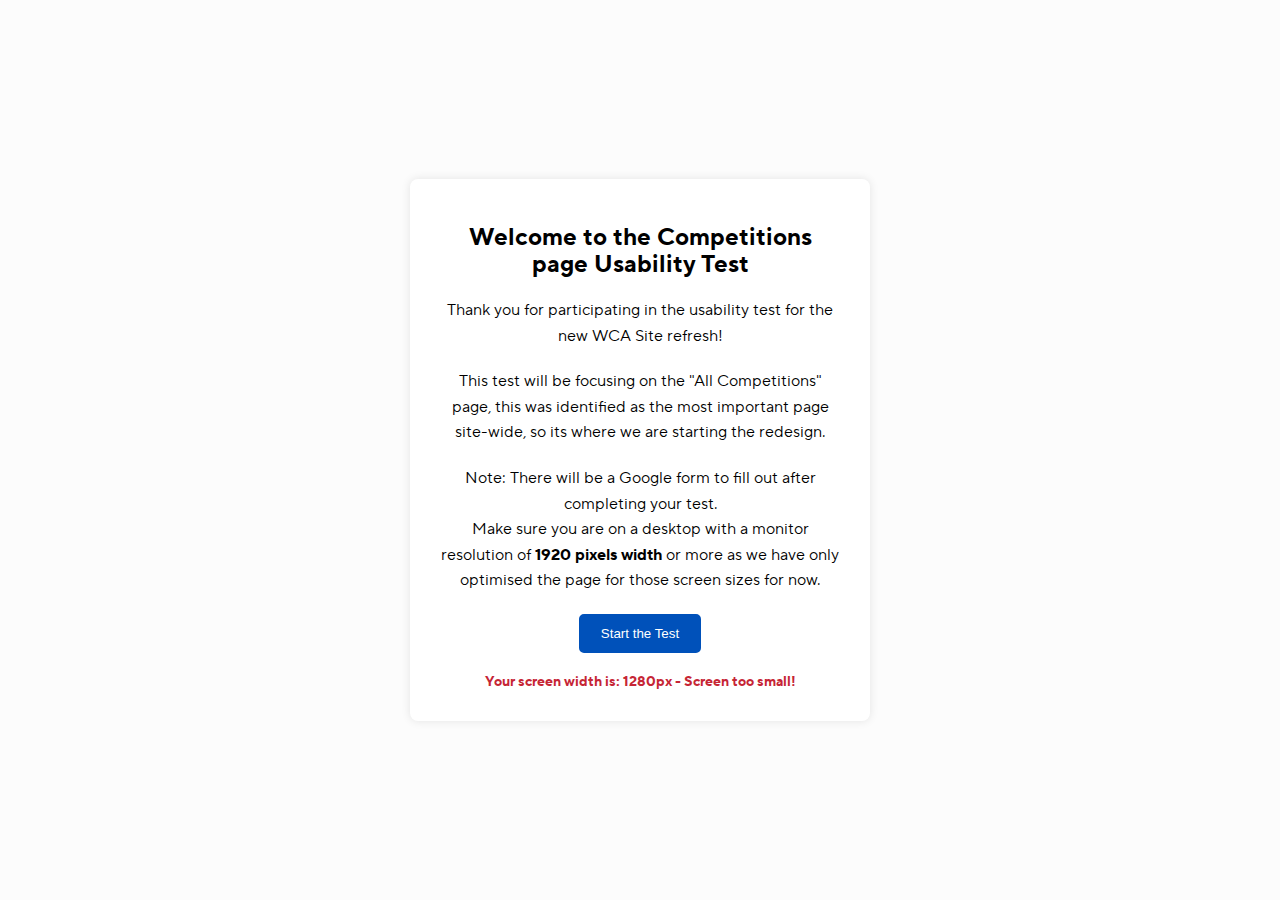
<file: index.html>
<!DOCTYPE html>
<html lang="en">
<head>
    <meta charset="UTF-8">
    <meta name="viewport" content="width=device-width, initial-scale=1.0">
    <link rel="icon" type="image/x-icon" href="s.png">
    <title>Usability Test</title>
    <style>
        @font-face {
            font-family: 'Norms';
            src: url('TTNorms.ttf')  format('truetype'),
            url('TTNorms.woff') format('woff');
        }
        body {
            font-family: 'Norms', sans-serif;
            font-size: 14px;
            line-height: 18px;
            background-color: #FCFCFC;
            display: flex;
            justify-content: center;
            align-items: center;
            height: 100vh;
            margin: 0;
        }
        .container {
            background-color: white;
            border-radius: 8px;
            box-shadow: 0 0 10px rgba(0, 0, 0, 0.1);
            padding: 30px;
            text-align: center;
            width: 400px;
        }
        h1 {
            font-size: 24px;
            margin-bottom: 20px;
            line-height: 1.1;
        }
        p {
            font-size: 16px;
            line-height: 1.6;
            margin-bottom: 20px;
        }
        .btn {
            padding: 10px 20px 10px 20px;
            border-radius: 5px;
            background-color: #0051BA;
            border: 2px solid #0051BA;
            color: white;
            font-weight: 500;
            cursor: pointer;
            transition: all 250ms;
            text-decoration: none;
        }
        .btn:hover {
            background-color: #003366;
            border-color: #003366;
        }
        .size-check {
            font-weight: bold;
            margin-top: 20px;
        }
        .good {
            color: #029347;
        }
        .bad {
            color: #C62535;
        }
    </style>
</head>
<body>
    <div class="container">
        <h1>Welcome to the Competitions page Usability Test</h1>
        <p>Thank you for participating in the usability test for the new WCA Site refresh!</p>
        <p>This test will be focusing on the "All Competitions" page, this was identified as the most important page site-wide, so its where we are starting the redesign.</p>
        <p></p>
        <p>Note: There will be a Google form to fill out after completing your test. <br />Make sure you are on a desktop with a monitor resolution of <strong>1920 pixels width</strong>
             or more as we have only optimised the page for those screen sizes for now.</p>
        <button class="btn" onclick="startTest()">Start the Test</button>

        <div class="size-check" id="sizeCheck">
            Checking your screen size...
        </div>
    </div>

    <script>
        function checkWindowSize() {
            const width = window.innerWidth;
            const sizeCheck = document.getElementById('sizeCheck');

            sizeCheck.innerHTML = `Your screen width is: ${width}px`;

            if (width >= 1920) {
                sizeCheck.classList.add('good');
                sizeCheck.classList.remove('bad');
                sizeCheck.innerHTML += ' - Good to go!';
            } else {
                sizeCheck.classList.add('bad');
                sizeCheck.classList.remove('good');
                sizeCheck.innerHTML += ' - Screen too small!';
            }
        }

        // Check window size on load
        checkWindowSize();

        // Re-check window size when the browser is resized
        window.onresize = checkWindowSize;

        function startTest() {
            sizeCheck.innerHTML = 'Loading Competitions Page';
            setTimeout(function() {window.location.href = "competitions.html";}, 1000);
        }
    </script>
</body>
</html>
</file>
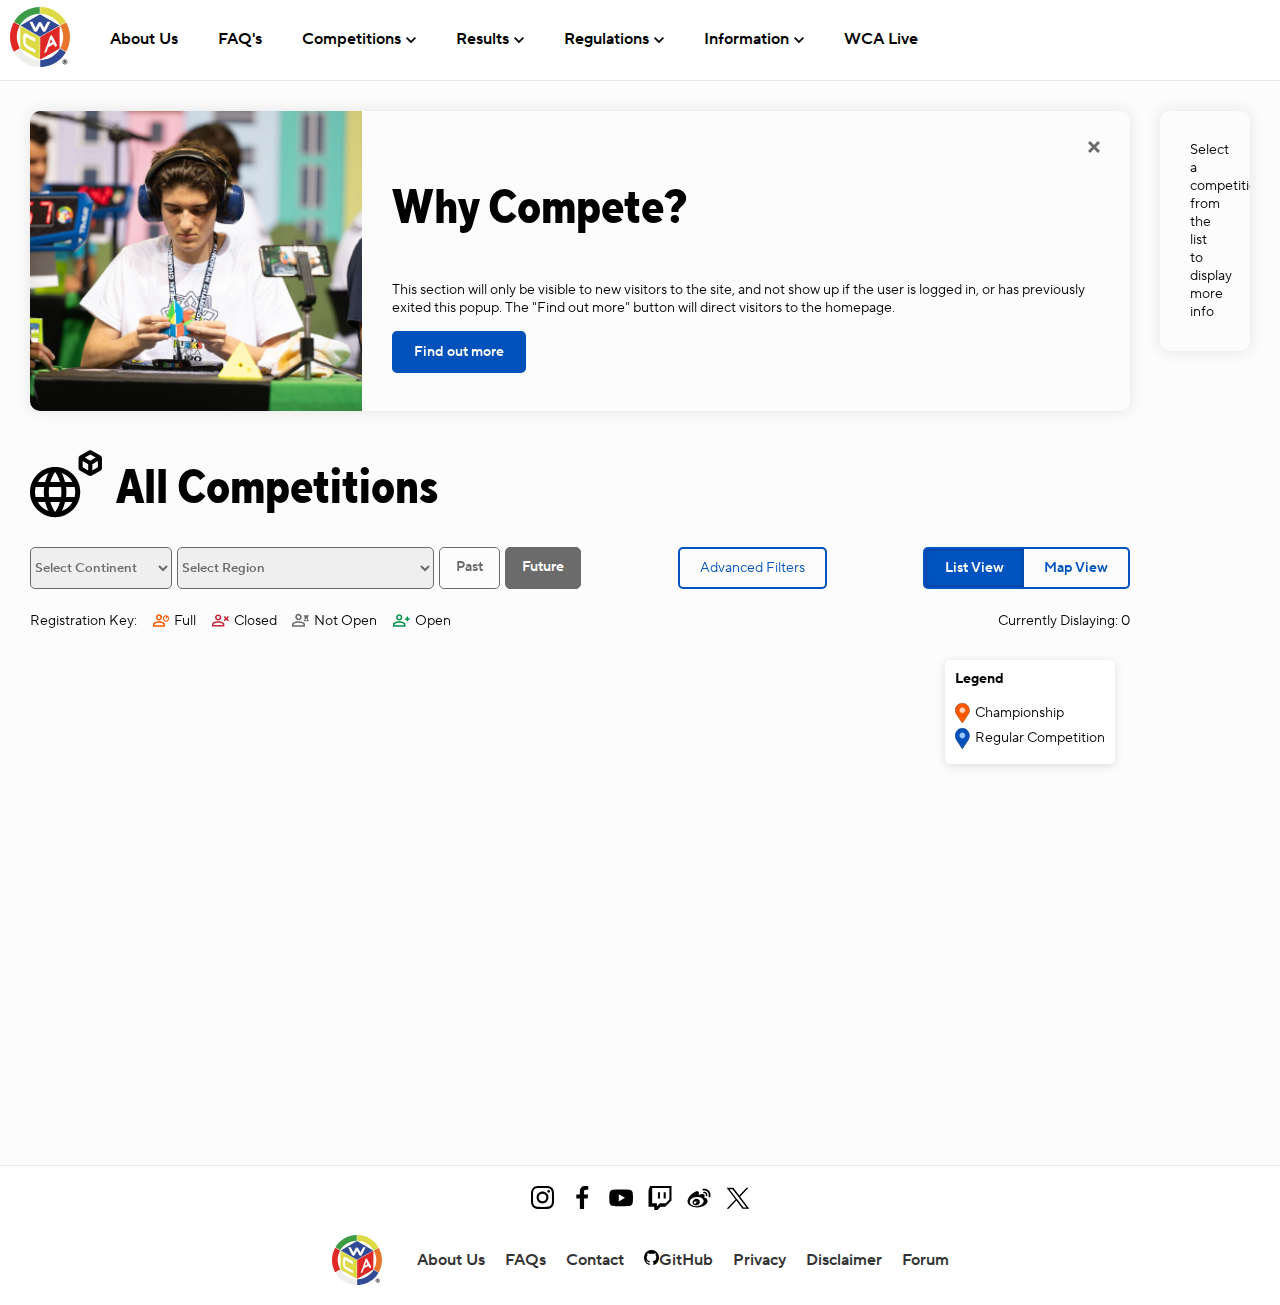
<file: competitions.html>
<!DOCTYPE html>
<html>
    <head>
        <link rel="stylesheet" href="styles.css" />
        <link rel="stylesheet" href="flags.css" />
        <link rel="stylesheet" href="leaflet.css" />
        <link rel="icon" type="image/x-icon" href="s.png">
        <title>Competitions Page</title>
    </head>
    <body>
        <div id="header">
            <div class="linksHolder">
                <a href="#"><img src="wca_logo.svg" width="60px" height="60px"/></a>
                <a href="#" class="noDrop">About Us</a>
                <a href="#" class="noDrop">FAQ's</a>
                <a href="#" class="dropDownLink">Competitions</a>
                <a href="#" class="dropDownLink">Results</a>
                <a href="#" class="dropDownLink">Regulations</a>
                <a href="#" class="dropDownLink">Information</a>
                <a href="#" class="noDrop">WCA Live</a>
            </div>
            <div class="searchProfile">

            </div>
        </div>
        <div id="pageContent">
            
            <div id="competitionsHolder">
                <div id="newcomer">
                    <img src="icons/cross.svg" id="exitNewcomer" />
                    <img src="images/newcomer.png" class="newcomerImg"/>
                    <div class="newcomerRight">
                        <h1>Why Compete?</h1>
                        <p>This section will only be visible to new visitors to the site, and not show up if the user is logged in, or has previously exited this popup. The "Find out more" button will direct visitors to the homepage.</p>
                        <div class="button">Find out more</div>
                    </div>
                </div>
                <h1 class="pageTitle"><img src="icons/allComps.svg" class="compIcon" />All Competitions</h1>
                <div id="quickAccessFilters">
                    <div class="topRowFilters">
                        <div id="leftQuickAccessFilters">
                            <select name="continent" id="continent">
                                <option value="">Select Continent</option>
                                <option value="AF">Africa</option>
                                <option value="AS">Asia</option>
                                <option value="EU">Europe</option>
                                <option value="MX">Multiple Continents</option>
                                <option value="NA">North America</option>
                                <option value="OC">Oceania</option>
                                <option value="SA">South America</option>
                            </select>
                            <select name="country" id="country">
                                <option value="">Select Region</option>

                                <option value="AF" data-continent="AS" hidden>Afghanistan</option>
                                <option value="AL" data-continent="EU">Albania</option>
                                <option value="DZ" data-continent="AF">Algeria</option>
                                <option value="AD" data-continent="EU">Andorra</option>
                                <option value="AO" data-continent="AF">Angola</option>
                                <option value="AG" data-continent="NA">Antigua and Barbuda</option>
                                <option value="AR" data-continent="SA">Argentina</option>
                                <option value="AM" data-continent="EU">Armenia</option>
                                <option value="AU" data-continent="OC">Australia</option>
                                <option value="AT" data-continent="EU">Austria</option>
                                <option value="AZ" data-continent="AS">Azerbaijan</option>
                                <option value="BS" data-continent="NA">Bahamas</option>
                                <option value="BH" data-continent="AS">Bahrain</option>
                                <option value="BD" data-continent="AS">Bangladesh</option>
                                <option value="BB" data-continent="NA">Barbados</option>
                                <option value="BY" data-continent="EU">Belarus</option>
                                <option value="BE" data-continent="EU">Belgium</option>
                                <option value="BZ" data-continent="NA">Belize</option>
                                <option value="BJ" data-continent="AF">Benin</option>
                                <option value="BT" data-continent="AS">Bhutan</option>
                                <option value="BO" data-continent="SA">Bolivia</option>
                                <option value="BA" data-continent="EU">Bosnia and Herzegovina</option>
                                <option value="BW" data-continent="AF">Botswana</option>
                                <option value="BR" data-continent="SA">Brazil</option>
                                <option value="BN" data-continent="AS">Brunei</option>
                                <option value="BG" data-continent="EU">Bulgaria</option>
                                <option value="BF" data-continent="AF">Burkina Faso</option>
                                <option value="BI" data-continent="AF">Burundi</option>
                                <option value="CV" data-continent="AF">Cabo Verde</option>
                                <option value="KH" data-continent="AS">Cambodia</option>
                                <option value="CM" data-continent="AF">Cameroon</option>
                                <option value="CA" data-continent="NA">Canada</option>
                                <option value="CF" data-continent="AF">Central African Republic</option>
                                <option value="TD" data-continent="AF">Chad</option>
                                <option value="CL" data-continent="SA">Chile</option>
                                <option value="CN" data-continent="AS">China</option>
                                <option value="CO" data-continent="SA">Colombia</option>
                                <option value="KM" data-continent="AF">Comoros</option>
                                <option value="CG" data-continent="AF">Congo</option>
                                <option value="CR" data-continent="NA">Costa Rica</option>
                                <option value="CI" data-continent="AF">Côte d'Ivoire</option>
                                <option value="HR" data-continent="EU">Croatia</option>
                                <option value="CU" data-continent="NA">Cuba</option>
                                <option value="CY" data-continent="EU">Cyprus</option>
                                <option value="CZ" data-continent="EU">Czech Republic</option>
                                <option value="KP" data-continent="AS">Democratic People's Republic of Korea</option>
                                <option value="CD" data-continent="AF">Democratic Republic of the Congo</option>
                                <option value="DK" data-continent="EU">Denmark</option>
                                <option value="DJ" data-continent="AF">Djibouti</option>
                                <option value="DM" data-continent="NA">Dominica</option>
                                <option value="DO" data-continent="NA">Dominican Republic</option>
                                <option value="EC" data-continent="SA">Ecuador</option>
                                <option value="EG" data-continent="AF">Egypt</option>
                                <option value="SV" data-continent="NA">El Salvador</option>
                                <option value="GQ" data-continent="AF">Equatorial Guinea</option>
                                <option value="ER" data-continent="AF">Eritrea</option>
                                <option value="EE" data-continent="EU">Estonia</option>
                                <option value="SZ" data-continent="AF">Eswatini</option>
                                <option value="ET" data-continent="AF">Ethiopia</option>
                                <option value="FM" data-continent="OC">Federated States of Micronesia</option>
                                <option value="FJ" data-continent="OC">Fiji</option>
                                <option value="FI" data-continent="EU">Finland</option>
                                <option value="FR" data-continent="EU">France</option>
                                <option value="GA" data-continent="AF">Gabon</option>
                                <option value="GM" data-continent="AF">Gambia</option>
                                <option value="GE" data-continent="EU">Georgia</option>
                                <option value="DE" data-continent="EU">Germany</option>
                                <option value="GH" data-continent="AF">Ghana</option>
                                <option value="GR" data-continent="EU">Greece</option>
                                <option value="GD" data-continent="NA">Grenada</option>
                                <option value="GT" data-continent="NA">Guatemala</option>
                                <option value="GN" data-continent="AF">Guinea</option>
                                <option value="GW" data-continent="AF">Guinea Bissau</option>
                                <option value="GY" data-continent="SA">Guyana</option>
                                <option value="HT" data-continent="NA">Haiti</option>
                                <option value="HN" data-continent="NA">Honduras</option>
                                <option value="HK" data-continent="AS">Hong Kong, China</option>
                                <option value="HU" data-continent="EU">Hungary</option>
                                <option value="IS" data-continent="EU">Iceland</option>
                                <option value="IN" data-continent="AS">India</option>
                                <option value="ID" data-continent="AS">Indonesia</option>
                                <option value="IR" data-continent="AS">Iran</option>
                                <option value="IQ" data-continent="AS">Iraq</option>
                                <option value="IE" data-continent="EU">Ireland</option>
                                <option value="IL" data-continent="AS">Israel</option>
                                <option value="IT" data-continent="EU">Italy</option>
                                <option value="JM" data-continent="NA">Jamaica</option>
                                <option value="JP" data-continent="AS">Japan</option>
                                <option value="JO" data-continent="AS">Jordan</option>
                                <option value="KZ" data-continent="AS">Kazakhstan</option>
                                <option value="KE" data-continent="AF">Kenya</option>
                                <option value="KI" data-continent="OC">Kiribati</option>
                                <option value="XK" data-continent="EU">Kosovo</option>
                                <option value="KW" data-continent="AS">Kuwait</option>
                                <option value="KG" data-continent="AS">Kyrgyzstan</option>
                                <option value="LA" data-continent="AS">Laos</option>
                                <option value="LV" data-continent="EU">Latvia</option>
                                <option value="LB" data-continent="AS">Lebanon</option>
                                <option value="LS" data-continent="AF">Lesotho</option>
                                <option value="LR" data-continent="AF">Liberia</option>
                                <option value="LY" data-continent="AF">Libya</option>
                                <option value="LI" data-continent="EU">Liechtenstein</option>
                                <option value="LT" data-continent="EU">Lithuania</option>
                                <option value="LU" data-continent="EU">Luxembourg</option>
                                <option value="MO" data-continent="AS">Macau, China</option>
                                <option value="MG" data-continent="AF">Madagascar</option>
                                <option value="MW" data-continent="AF">Malawi</option>
                                <option value="MY" data-continent="AS">Malaysia</option>
                                <option value="MV" data-continent="AS">Maldives</option>
                                <option value="ML" data-continent="AF">Mali</option>
                                <option value="MT" data-continent="EU">Malta</option>
                                <option value="MH" data-continent="OC">Marshall Islands</option>
                                <option value="MR" data-continent="AF">Mauritania</option>
                                <option value="MU" data-continent="AF">Mauritius</option>
                                <option value="MX" data-continent="NA">Mexico</option>
                                <option value="MD" data-continent="EU">Moldova</option>
                                <option value="MC" data-continent="EU">Monaco</option>
                                <option value="MN" data-continent="AS">Mongolia</option>
                                <option value="ME" data-continent="EU">Montenegro</option>
                                <option value="MA" data-continent="AF">Morocco</option>
                                <option value="MZ" data-continent="AF">Mozambique</option>
                                <option value="MM" data-continent="AS">Myanmar</option>
                                <option value="NA" data-continent="AF">Namibia</option>
                                <option value="NR" data-continent="OC">Nauru</option>
                                <option value="NP" data-continent="AS">Nepal</option>
                                <option value="NL" data-continent="EU">Netherlands</option>
                                <option value="NZ" data-continent="OC">New Zealand</option>
                                <option value="NI" data-continent="NA">Nicaragua</option>
                                <option value="NE" data-continent="AF">Niger</option>
                                <option value="NG" data-continent="AF">Nigeria</option>
                                <option value="MK" data-continent="EU">North Macedonia</option>
                                <option value="NO" data-continent="EU">Norway</option>
                                <option value="OM" data-continent="AS">Oman</option>
                                <option value="PK" data-continent="AS">Pakistan</option>
                                <option value="PW" data-continent="OC">Palau</option>
                                <option value="PS" data-continent="AS">Palestine</option>
                                <option value="PA" data-continent="NA">Panama</option>
                                <option value="PG" data-continent="OC">Papua New Guinea</option>
                                <option value="PY" data-continent="SA">Paraguay</option>
                                <option value="PE" data-continent="SA">Peru</option>
                                <option value="PH" data-continent="AS">Philippines</option>
                                <option value="PL" data-continent="EU">Poland</option>
                                <option value="PT" data-continent="EU">Portugal</option>
                                <option value="QA" data-continent="AS">Qatar</option>
                                <option value="KR" data-continent="AS">Republic of Korea</option>
                                <option value="RO" data-continent="EU">Romania</option>
                                <option value="RU" data-continent="EU">Russia</option>
                                <option value="RW" data-continent="AF">Rwanda</option>
                                <option value="KN" data-continent="NA">Saint Kitts and Nevis</option>
                                <option value="LC" data-continent="NA">Saint Lucia</option>
                                <option value="VC" data-continent="NA">Saint Vincent and the Grenadines</option>
                                <option value="WS" data-continent="OC">Samoa</option>
                                <option value="SM" data-continent="EU">San Marino</option>
                                <option value="ST" data-continent="AF">São Tomé and Príncipe</option>
                                <option value="SA" data-continent="AS">Saudi Arabia</option>
                                <option value="SN" data-continent="AF">Senegal</option>
                                <option value="RS" data-continent="EU">Serbia</option>
                                <option value="SC" data-continent="AF">Seychelles</option>
                                <option value="SL" data-continent="AF">Sierra Leone</option>
                                <option value="SG" data-continent="AS">Singapore</option>
                                <option value="SK" data-continent="EU">Slovakia</option>
                                <option value="SI" data-continent="EU">Slovenia</option>
                                <option value="SB" data-continent="OC">Solomon Islands</option>
                                <option value="SO" data-continent="AF">Somalia</option>
                                <option value="ZA" data-continent="AF">South Africa</option>
                                <option value="SS" data-continent="AF">South Sudan</option>
                                <option value="ES" data-continent="EU">Spain</option>
                                <option value="LK" data-continent="AS">Sri Lanka</option>
                                <option value="SD" data-continent="AF">Sudan</option>
                                <option value="SR" data-continent="SA">Suriname</option>
                                <option value="SE" data-continent="EU">Sweden</option>
                                <option value="CH" data-continent="EU">Switzerland</option>
                                <option value="SY" data-continent="AS">Syria</option>
                                <option value="TJ" data-continent="AS">Tajikistan</option>
                                <option value="TZ" data-continent="AF">Tanzania</option>
                                <option value="TH" data-continent="AS">Thailand</option>
                                <option value="TL" data-continent="AS">Timor-Leste</option>
                                <option value="TG" data-continent="AF">Togo</option>
                                <option value="TO" data-continent="OC">Tonga</option>
                                <option value="TT" data-continent="NA">Trinidad and Tobago</option>
                                <option value="TN" data-continent="AF">Tunisia</option>
                                <option value="TR" data-continent="AS">Turkey</option>
                                <option value="TM" data-continent="AS">Turkmenistan</option>
                                <option value="TV" data-continent="OC">Tuvalu</option>
                                <option value="UG" data-continent="AF">Uganda</option>
                                <option value="UA" data-continent="EU">Ukraine</option>
                                <option value="AE" data-continent="AS">United Arab Emirates</option>
                                <option value="GB" data-continent="EU">United Kingdom</option>
                                <option value="US" data-continent="NA">United States</option>
                                <option value="UY" data-continent="SA">Uruguay</option>
                                <option value="UZ" data-continent="AS">Uzbekistan</option>
                                <option value="VU" data-continent="OC">Vanuatu</option>
                                <option value="VA" data-continent="EU">Vatican City</option>
                                <option value="VE" data-continent="SA">Venezuela</option>
                                <option value="VN" data-continent="AS">Vietnam</option>
                                <option value="YE" data-continent="AS">Yemen</option>
                                <option value="ZM" data-continent="AF">Zambia</option>
                                <option value="ZW" data-continent="AF">Zimbabwe</option>


                            
                                <!-- Multiple Continents -->
                                <option value="multipleContinents"  data-continent="MX">Multiple Continents</option>
                            </select>
                            <div class="whenButton">Past<span class="tooltip">Not Yet Implemented</span></div>
                            <div class="whenButton selected">Future</div>     
                        </div>
                        <div id="advancedFiltersToggle" class="button-secondary">
                            Advanced Filters
                        </div>
                        <div class="listMapButtons">
                            <div class="listButton selectedMode" id="listButton">List View</div>
                            <div class="mapButton" id="mapButton">Map View</div>     
                        </div>        
                    
                    </div>            
                    <div id="advancedFilters">             
                        <div id="advancedDropDownContent" style="max-height: 0px;">
                                <br />
                                <a class="button-small" href="#" id="clearFilters">Clear Filters</a>
                                <div id="filterHolder">
                                    
                                    <div id="eventsToggle">
                                        <h4>Filter by Event:</h4>
                                        <div class="event-container">
                                            <input type="checkbox" id="toggle-333" class="toggle-checkbox" data-event="333">
                                            <label for="toggle-333" class="toggle-label">
                                                <img src="icons/333.svg" alt="3x3x3 Cube">
                                            </label>
                                        </div>
            
                                        <div class="event-container">
                                            <input type="checkbox" id="toggle-222" class="toggle-checkbox" data-event="222">
                                            <label for="toggle-222" class="toggle-label">
                                                <img src="icons/222.svg" alt="2x2x2 Cube">
                                            </label>
                                        </div>
            
                                        <div class="event-container">
                                            <input type="checkbox" id="toggle-444" class="toggle-checkbox" data-event="444">
                                            <label for="toggle-444" class="toggle-label">
                                                <img src="icons/444.svg" alt="4x4x4 Cube">
                                            </label>
                                        </div>
            
                                        <div class="event-container">
                                            <input type="checkbox" id="toggle-555" class="toggle-checkbox" data-event="555">
                                            <label for="toggle-555" class="toggle-label">
                                                <img src="icons/555.svg" alt="5x5x5 Cube">
                                            </label>
                                        </div>
            
                                        <div class="event-container">
                                            <input type="checkbox" id="toggle-666" class="toggle-checkbox" data-event="666">
                                            <label for="toggle-666" class="toggle-label">
                                                <img src="icons/666.svg" alt="6x6x6 Cube">
                                            </label>
                                        </div>
            
                                        <div class="event-container">
                                            <input type="checkbox" id="toggle-777" class="toggle-checkbox" data-event="777">
                                            <label for="toggle-777" class="toggle-label">
                                                <img src="icons/777.svg" alt="7x7x7 Cube">
                                            </label>
                                        </div>
            
                                        <div class="event-container">
                                            <input type="checkbox" id="toggle-333bf" class="toggle-checkbox" data-event="333bf">
                                            <label for="toggle-333bf" class="toggle-label">
                                                <img src="icons/333bf.svg" alt="3x3x3 Cube Blindfolded">
                                            </label>
                                        </div>
            
                                        <div class="event-container">
                                            <input type="checkbox" id="toggle-333fm" class="toggle-checkbox" data-event="333fm">
                                            <label for="toggle-333fm" class="toggle-label">
                                                <img src="icons/333fm.svg" alt="3x3x3 Fewest Moves">
                                            </label>
                                        </div>
            
                                        <div class="event-container">
                                            <input type="checkbox" id="toggle-333oh" class="toggle-checkbox" data-event="333oh">
                                            <label for="toggle-333oh" class="toggle-label">
                                                <img src="icons/333oh.svg" alt="3x3x3 Cube One-Handed">
                                            </label>
                                        </div>
            
                                        <div class="event-container">
                                            <input type="checkbox" id="toggle-clock" class="toggle-checkbox" data-event="clock">
                                            <label for="toggle-clock" class="toggle-label">
                                                <img src="icons/clock.svg" alt="Clock">
                                            </label>
                                        </div>
            
                                        <div class="event-container">
                                            <input type="checkbox" id="toggle-minx" class="toggle-checkbox" data-event="minx">
                                            <label for="toggle-minx" class="toggle-label">
                                                <img src="icons/minx.svg" alt="Megaminx">
                                            </label>
                                        </div>
            
                                        <div class="event-container">
                                            <input type="checkbox" id="toggle-pyram" class="toggle-checkbox" data-event="pyram">
                                            <label for="toggle-pyram" class="toggle-label">
                                                <img src="icons/pyram.svg" alt="Pyraminx">
                                            </label>
                                        </div>
            
                                        <div class="event-container">
                                            <input type="checkbox" id="toggle-skewb" class="toggle-checkbox" data-event="skewb">
                                            <label for="toggle-skewb" class="toggle-label">
                                                <img src="icons/skewb.svg" alt="Skewb">
                                            </label>
                                        </div>
            
                                        <div class="event-container">
                                            <input type="checkbox" id="toggle-sq1" class="toggle-checkbox" data-event="sq1">
                                            <label for="toggle-sq1" class="toggle-label">
                                                <img src="icons/sq1.svg" alt="Square-1">
                                            </label>
                                        </div>
            
                                        <div class="event-container">
                                            <input type="checkbox" id="toggle-444bf" class="toggle-checkbox" data-event="444bf">
                                            <label for="toggle-444bf" class="toggle-label">
                                                <img src="icons/444bf.svg" alt="4x4x4 Blindfolded">
                                            </label>
                                        </div>
            
                                        <div class="event-container">
                                            <input type="checkbox" id="toggle-555bf" class="toggle-checkbox" data-event="555bf">
                                            <label for="toggle-555bf" class="toggle-label">
                                                <img src="icons/555bf.svg" alt="5x5x5 Blindfolded">
                                            </label>
                                        </div>
            
                                        <div class="event-container">
                                            <input type="checkbox" id="toggle-333mbf" class="toggle-checkbox" data-event="333mbf">
                                            <label for="toggle-333mbf" class="toggle-label">
                                                <img src="icons/333mbf.svg" alt="3x3x3 Multi-Blind">
                                            </label>
                                        </div>
            
                                    </div>
                                    <div id="showEventsHolder">
                                        <h4>Show Events in Table</h4>
                                        <input type="checkBox" id="showEvents"/> 
                                    </div>
                                    <div class="date-picker-container">
                                        <label for="start-date">Date From:</label>
                                        <input type="date" id="startDate">
                                        <br />
                                        <label for="end-date">Date To:</label>
                                        <input type="date" id="endDate">
                                    </div>
                                    <div class="button" id="filterLocation">Use my Location</div>
                                    <div id="successLocation" style="display: none;">Select Distance below</div>
                                    <div class="radio-group">
                                        <label>
                                            <input type="radio" name="distance" data-name="closest" value="closest" disabled> Closest
                                        </label>
                                        <label>
                                            <input type="radio" name="distance" data-name="close" value="close" disabled> Close
                                        </label>
                                        <label>
                                            <input type="radio" name="distance" data-name="far" value="far" disabled> Far
                                        </label>
                                        <label>
                                            <input type="radio" name="distance" data-name="furthest" value="furthest" disabled> Furthest
                                        </label>
                                        <label></label>
                                            <input type="radio" name="distance" data-name="all" value="all" disabled> All
                                        </label>
                                    </div>
                                </div>
                        </div>
                    </div>
                </div>
                <br />
                <div id="infoHolder">
                    <span id="displayingCount">Currently Dislaying: 0</span>
                    <div id="registrationKey">
                        <div class="individualRegistrationKey">
                            <span class="bold">Registration Key:</span>
                        </div>
                        <div class="individualRegistrationKey">
                            <img src="icons/regoFull.svg" />
                            <span>Full</span>
                        </div>
                        <div class="individualRegistrationKey">
                            <img src="icons/closed.svg" />
                            <span>Closed</span>
                        </div>
                        <div class="individualRegistrationKey">
                            <img src="icons/notOpenYet.svg" />
                            <span>Not Open</span>
                        </div>
                        <div class="individualRegistrationKey">
                            <img src="icons/open.svg" />
                            <span>Open</span>
                        </div>
                    </div>
                </div>
                <table id="compTable">
                    <tbody id="compTBody">
                    </tbody>
                </table>
                <div id="mapPane">
                    <div class="mapKey">
                        <h4>Legend</h4>
                        <div>
                            <img src="images/new-champ-marker.svg" />
                            <span>Championship</span>
                        </div>
                        <div>
                            <img src="images/new-marker.svg" />
                            <span>Regular Competition</span>
                        </div>
                    </div>
                </div>
            </div>
            <div id="infoPane">
                Select a competition from the list to display more info
            </div>
        </div>
        <script src="leaflet.js"></script>
        <script src="countries.js"></script>
        <script src="main.js"></script>

        <div id="randomHolder"></div>
        <footer class="footer">
            <div class="footer-content">
                <!-- Social Media Icons -->
                <div class="social-media">
                    <a href="#" class="social-icon"><img src="icons/instagram.svg" alt="Instagram"></a>
                    <a href="#" class="social-icon"><img src="icons/facebook.svg" alt="Facebook"></a>
                    <a href="#" class="social-icon"><img src="icons/x.svg" alt="Cross Icon"></a>
                    <a href="#" class="social-icon"><img src="icons/twitch.svg" alt="Twitch"></a>
                    <a href="#" class="social-icon"><img src="icons/weibo.svg" alt="Weibo"></a>
                    <a href="#" class="social-icon"><img src="icons/youtube.svg" alt="YouTube"></a>
                </div>
    
                <!-- Footer Links -->
                <div class="footer-links">
                    <img class="footer-logo" src="wca_logo.svg" alt="WCA Logo">
                    <a href="#">About Us</a>
                    <a href="#">FAQs</a>
                    <a href="#">Contact</a>
                    <a href="#"><img src="icons/github.png" alt="GitHub">GitHub</a>
                    <a href="#">Privacy</a>
                    <a href="#">Disclaimer</a>
                    <a href="#">Forum</a>
                </div>
            </div>
        </footer>
    </body>
</html>
</file>
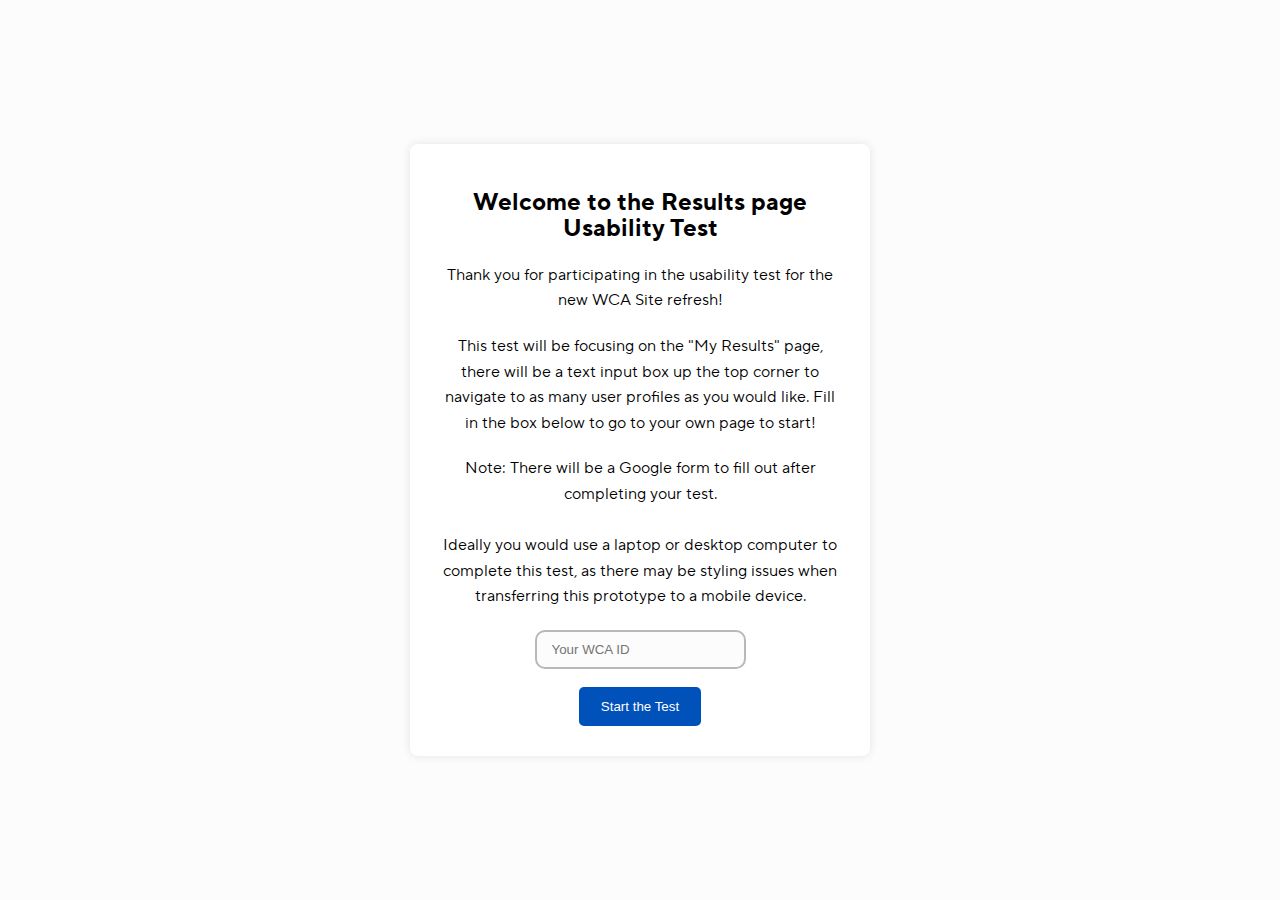
<file: resultsTest.html>
<!DOCTYPE html>
<html lang="en">
<head>
    <meta charset="UTF-8">
    <meta name="viewport" content="width=device-width, initial-scale=1.0">
    <link rel="icon" type="image/x-icon" href="s.png">
    <title>Usability Test</title>
    <style>
        @font-face {
            font-family: 'Norms';
            src: url('TTNorms.ttf')  format('truetype'),
            url('TTNorms.woff') format('woff');
        }
        body {
            font-family: 'Norms', sans-serif;
            font-size: 14px;
            line-height: 18px;
            background-color: #FCFCFC;
            display: flex;
            justify-content: center;
            align-items: center;
            height: 100vh;
            margin: 0;
        }
        .container {
            background-color: white;
            border-radius: 8px;
            box-shadow: 0 0 10px rgba(0, 0, 0, 0.1);
            padding: 30px;
            text-align: center;
            width: 400px;
        }
        h1 {
            font-size: 24px;
            margin-bottom: 20px;
            line-height: 1.1;
        }
        p {
            font-size: 16px;
            line-height: 1.6;
            margin-bottom: 20px;
        }
        .btn {
            padding: 10px 20px 10px 20px;
            border-radius: 5px;
            background-color: #0051BA;
            border: 2px solid #0051BA;
            color: white;
            font-weight: 500;
            cursor: pointer;
            transition: all 250ms;
            text-decoration: none;
        }
        .btn:hover {
            background-color: #003366;
            border-color: #003366;
        }

        input{
            padding: 10px 15px 10px 15px;
            background-color: #FCFCFC;
            border-radius: 10px;
            border: 2px #B8B8B8 solid;
        }
    </style>
</head>
<body>
    <div class="container">
        <h1>Welcome to the Results page Usability Test</h1>
        <p>Thank you for participating in the usability test for the new WCA Site refresh!</p>
        <p>This test will be focusing on the "My Results" page, there will be a text input box up the top corner to navigate to as many user profiles as you would like. Fill in the box below to go to your own page to start!</p>
        <p></p>
        <p>Note: There will be a Google form to fill out after completing your test. <br /><br />Ideally you would use a laptop or desktop computer to complete this test, as there 
        may be styling issues when transferring this prototype to a mobile device.</p>
             <input id="yourID" type="text" placeholder="Your WCA ID"></input><br /><br />
        <button class="btn" onclick="startTest()">Start the Test</button>

        
    </div>

    <script>
        const inputField = document.getElementById("yourID");
        inputField.addEventListener("keydown", function(event) {
            // Check if the pressed key is "Enter"
            if (event.key === "Enter") {
                // Prevent default action if necessary (optional)
                event.preventDefault();

                // Call the function you want to run
                startTest();
            }
        });

        function startTest() {
            if (/^[0-9]{4}[A-Z]{4}[0-9]{2}$/.test(document.querySelector("#yourID").value.toUpperCase())){
                setTimeout(function() {window.location.href = `results.html#${document.querySelector("#yourID").value.toUpperCase()}`;}, 10);
            }
        }
    </script>
</body>
</html>
</file>
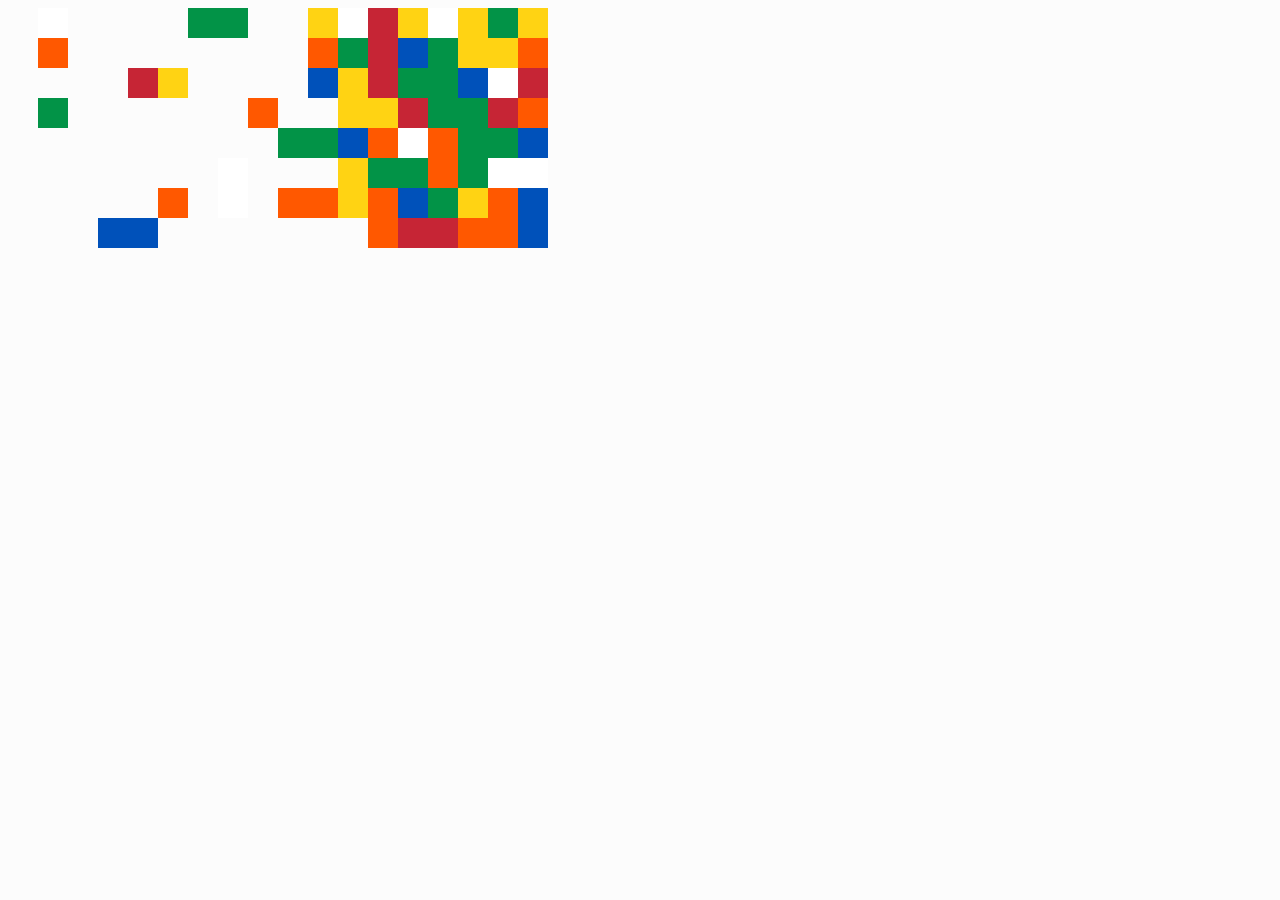
<file: testrandom.html>
<!DOCTYPE html>
<head>

</head>
<body>
<div id="randomHolder">

</div>
<script>
// Manually preset an 18x8 array with probability values between 0 and 1
    const array = [
        [0.05, 0.1, 0.1, 0.15, 0.18, 0.2, 0.2, 0.25, 0.35, 0.35, 0.85, 0.9, 1, 1, 1, 1, 1, 1],
        [0.05, 0.1, 0.1, 0.15, 0.18, 0.2, 0.2, 0.25, 0.35, 0.35, 0.85, 0.9, 1, 1, 1, 1, 1, 1],
		[0.05, 0.1, 0.1, 0.15, 0.18, 0.2, 0.2, 0.25, 0.35, 0.35, 0.85, 0.9, 1, 1, 1, 1, 1, 1],
		[0.05, 0.1, 0.1, 0.15, 0.18, 0.2, 0.2, 0.25, 0.35, 0.35, 0.85, 0.9, 1, 1, 1, 1, 1, 1],
		[0.05, 0.1, 0.1, 0.15, 0.18, 0.2, 0.2, 0.25, 0.35, 0.35, 0.85, 0.9, 1, 1, 1, 1, 1, 1],
		[0.05, 0.1, 0.1, 0.15, 0.18, 0.2, 0.2, 0.25, 0.35, 0.35, 0.85, 0.9, 1, 1, 1, 1, 1, 1],
		[0.05, 0.1, 0.1, 0.15, 0.18, 0.2, 0.2, 0.25, 0.35, 0.35, 0.85, 0.9, 1, 1, 1, 1, 1, 1],
		[0.05, 0.1, 0.1, 0.15, 0.18, 0.2, 0.2, 0.25, 0.35, 0.35, 0.85, 0.9, 1, 1, 1, 1, 1, 1]
    ];

    // Color function based on the probability value
    function getColor(probValue) {
        if (probValue <= 1/6) return '#029347';      // 0.0 - 0.166
        if (probValue <= 2/6) return '#ff5800';   // 0.167 - 0.333
        if (probValue <= 3/6) return '#0051BA';   // 0.334 - 0.5
        if (probValue <= 4/6) return '#FFD313';    // 0.501 - 0.666
        if (probValue <= 5/6) return '#C62535';     // 0.667 - 0.833
        return '#FFFFFF';                         // 0.834 - 1
    }

    // Get the parent div
    const randomHolder = document.getElementById('randomHolder');

    // Loop through the array and add divs with respective colors
    array.forEach(row => {
        row.forEach(probValue => {
			let randomNumber = Math.random();
            const div = document.createElement('div');
            div.classList.add('random');
			if (randomNumber < probValue){
				div.style.backgroundColor = getColor(randomNumber/probValue);
			} else {
				div.style.backgroundColor = 'transparent';
			}
            randomHolder.appendChild(div);
        });
    });
</script>
<style>
#randomHolder{
width: 540px;
height: 240px;
display: flex;
flex-wrap: wrap;
}
.random{
width: 30px;
height: 30px;
}
body{
background-color: #FCFCFC;
}
</style>
</body>
</file>
<file: styles.css>
@font-face {
    font-family: 'Norms';
    src: url('TTNorms.ttf')  format('truetype'),
    url('TTNorms.woff') format('woff');
}


#header{
    height: 60px;
    padding: 10px;
    background-color: #ffffff;
    border-bottom: 1px solid #eaeaea;
    display: flex;
    z-index: 500;
    position: relative;
    justify-content: space-between;
    align-items: center;
}

#randomHolder{
    width: 35%;
    aspect-ratio: 2.25;
    display: flex;
    position: fixed;
    top: 0;
    right: 0;
    flex-wrap: wrap;
    z-index: 1;
    pointer-events: none;
}
.random{
    width: calc(100% / 18);
    aspect-ratio: 1;
    pointer-events: none;
}


.button{
    padding: 10px 20px 10px 20px;
    border-radius: 5px;
    background-color: #0051BA;
    border: 2px solid #0051BA;
    color: white;
    font-weight: 600;
    cursor: pointer;

    transition: all 250ms;
    text-decoration: none;
}
.button:hover{
    background-color: #003366;
    border-color: #003366;
}
.button-secondary{
    padding: 10px 20px 10px 20px;
    border-radius: 5px;
    border: 2px solid #0153C1;
    background-color: transparent;
    color: #0153C1;
    cursor: pointer;

    transition: all 250ms;
    text-decoration: none;
}
.button-secondary:hover{
    background-color: #99C7FF;
    color: #003366;

}
.button-small{
    padding: 6px 16px 6px 16px;
    border-radius: 5px;
    border: 1px solid #0153C1;
    background-color: transparent;
    color: #0153C1;
    cursor: pointer;
    font-size: 11px;
    transition: all 250ms;
    text-decoration: none;
}
.button-small:hover{
    background-color: #99C7FF;
    color: #003366;
}

.listMapButtons{
    display: flex;
}
.listButton{
    padding: 10px 20px 10px 20px;
    border-radius: 5px 0px 0px 5px;
    border: 2px solid #0153C1;
    border-right: transparent;
    background-color: transparent;
    color: #0153C1;
    cursor: pointer;
    font-weight: 600;
    transition: all 250ms;
    text-decoration: none;
}
.mapButton{
    padding: 10px 20px 10px 20px;
    border-radius: 0px 5px 5px 0px;
    border: 2px solid #0153C1;
    border-left: transparent;
    background-color: transparent;
    color: #0153C1;
    cursor: pointer;
    font-weight: 600;
    transition: all 250ms;
    text-decoration: none;
}

.selectedMode{
    box-shadow: inset rgba(0, 0, 0, 0.25) 0px 0px 5px 0px;
    color: white;
    background-color: #0153C1;
}

.linksHolder{
    display: flex;
    flex-direction: row;
    gap: 40px;
    align-items: center;
}
.linksHolder a{
    font-size: 16px;
    color: black;
    text-decoration: none;
    border-bottom: 2px solid transparent;
    transition: border 250ms;
    font-weight: 600;
}
.noDrop:hover {
    border-bottom: 2px black solid;
}
.dropDownLink::after {
    content: '';
    display: inline-block; /* Ensure it behaves like an element */
    width: 10px; /* Set the size of the icon */
    height: 10px; /* Set the size of the icon */
    margin-left: 5px; /* Space between the text and the icon */
    background: url('icons/dropdown.svg') no-repeat center;
    background-size: contain; /* Ensure the image scales appropriately */
    vertical-align: middle; /* Align it with the middle of the text */
}

#pageContent{
    /*width: calc(100% - 20px);*/
    padding: 30px 0px 20px 30px;
    display: flex;
    flex-direction: row;
    justify-content: center;
    gap: 30px;
}
.pageTitle{
    margin-top: -10px;
    h1{
        line-height: 1.5em;
        margin-top: 0;
    }
}
#advancedFilters{
    width: 100%;
    height: fit-content;
    
    display: flex;
    flex-direction: column;
    justify-content: flex-start;
    text-align: left;
    align-items: flex-start;
    /*gap: 10px;*/

    border-radius: 10px;
    /*box-shadow: rgba(0, 0, 0, 0.35) 0px 5px 15px;*/
    h4{
        margin: 0px!important;
    }
}
#filterArrow{
    width: 15px;
    height: auto;
    transition: transform 250ms;
}
.flipped{
    transform: rotate(180deg);
}
#advancedDropDownContent{
    overflow: hidden;
    position: relative; 
    transition: max-height 0.25s ease-in;
 


}
#advancedFiltersToggle{
    cursor: pointer;
    display: flex;
    /*width: 100%;
    justify-content: space-between;
    h3{
        margin: 0px;
    }*/
}
#filterHolder{
    display: flex;
    flex-direction: row;
    gap: 10px;
    flex-wrap: wrap;
}
.date-picker-container{
    display: flex;
    flex-direction: row;
    align-items: center;
}
#eventsToggle{
    display: flex;
    flex-direction: row;
    gap: 5px;
    flex-wrap: wrap;
    align-items: center;
}

.event-container {
    position: relative;
    width: 45px;
    height: 45px;
    margin-bottom: 10px; /* Just for some spacing between toggle switches */
}

input[type="date"] {
    padding: 5px;
    font-size: 16px;
    border-radius: 4px;
    border: 1px solid #ccc;
}

.toggle-checkbox {
    opacity: 0;
    width: 0;
    height: 0;
    border: 2px solid white;
    transition: all 350ms;
}

.toggle-label {
    position: absolute;
    cursor: pointer;
    top: 0;
    left: 0;
    right: 0;
    bottom: 0;
    background-color: #EDEDED;
    border-radius: 5px;
    display: flex;
    align-items: center;
    justify-content: center;
    transition: background-color 0.3s;
}

.toggle-checkbox:checked + .toggle-label {
    background-color: transparent; /* Background color when checkbox is checked */
    border: 2px #0153C1 solid;
}

.toggle-label img {
    width: 30px;
    height: 30px;
    transition: 0.3s;
}
#showEventsHolder{
    display: flex;
    align-items: center;
}

#newcomer{
    width: 1100px;
    border-radius: 10px;
    overflow: hidden;
    padding: 0px;
    margin-bottom: 30px;
    background-color: #FCFCFC;
    box-shadow: rgba(17, 17, 26, 0.1) 0px 0px 16px;
    display: flex;
    flex-direction: row;
    align-items: stretch;
    position: relative;
}

#exitNewcomer{
    position: absolute;
    top: 30px;
    right: 30px;
    cursor: pointer;
}

.newcomerImg{
    height: 300px;
    width: auto;
}
.newcomerRight{
    display: flex;
    flex-direction: column;
    align-items: flex-start;
    justify-content: center;
    padding: 30px
}

#competitionsHolder{
    width: 1100px;
    max-width: 1100px;
    z-index: 2;
}

.compDetails{
    white-space: nowrap;
    img{
        vertical-align: middle; /* Aligns image with text */
    }
}

#infoPane{
    max-width: 320px;
    width: 320px;
    background-color: #fcfcfc;
    border-radius: 10px;
    padding: 30px;
    height: fit-content;
    position: sticky;
    z-index: 3;
    top: 30px;
    display: flex;
    flex-direction: column;
    justify-content: flex-start;
    text-align: left;
    margin-right: 30px;
    gap: 10px;
    box-shadow: rgba(17, 17, 26, 0.1) 0px 0px 16px;
    /*box-shadow: rgba(0, 0, 0, 0.35) 0px 5px 15px;*/
    h2{
        line-height: 1.5em;
        margin-top: 0;
    }
}

/*infopane and filter pane wider with wider screen2220*/
@media only screen and (min-width: 2220px) {
    #infoPane {
      max-width: 500px;
      width: 500px;
    }

  }


#infoPaneButtons{
    width: 100%;
    display: flex;
    gap: 10px;
    justify-content: space-between;
    flex-direction: row;
}
.infoIcon{
    max-width: 24px;
    max-height: 20px;
    height: 24px;
    width: 20px;
}
.infoIconsHolder{
    width: 35px;
    height: 25px;
}
.compIcon{
    width: 1.5em;
    height: 1.5em;
    margin-right: .3em;
    line-height: 1;
    transform: translateY(0.35em);
}
.champIcon{
    position: absolute;
    pointer-events: none;
    opacity: 0.1;
    right: -10%;
    top: -10%;
    width: 60%;
}
.filtersIcon{
    width: 1em;
    height: 1em;
    margin-right: .3em;
    line-height: 1;
    transform: translateY(0.15em);
}

.indivEventPane{
    width: 30px;
    height: 30px;
    padding: 1px;
}
.flagHolderPane{
    display: flex;
    gap:5px;
    align-items: center;
}
.whenButton{
    padding: 10px 16px 10px 16px;
    border: 1px solid #6B6B6B;
    color: #6B6B6B;
    border-radius: 5px;
    cursor: pointer;
    position: relative;
    transition: all 250ms;
    font-weight: 600;
}
.whenButton .tooltip{
    visibility: hidden;
  width: 120px;
  background-color: black;
  color: #fff;
  text-align: center;
  padding: 5px 0;
  border-radius: 5px;
  top: 1.5em;
  position: absolute;
  z-index: 1;
  pointer-events: none;
}
#country, #continent{
    border: 1px solid #6B6B6B;
    color: #6B6B6B;
    border-radius: 5px;
    font-weight: 600;
    font-family: 'Norms';
}

#mapPane{
    height: 500px;
    /*margin-top: 30px;*/
    position: relative;
    border-radius: 5px;
}
.mapKey{
    position: absolute;
    top: 15px;
    right: 15px;
    border-radius: 5px;
    padding: 10px;
    background-color: white;

    box-shadow: rgba(99, 99, 99, 0.2) 0px 2px 8px 0px;
    z-index: 500;
    font-size: 14px;
    font-family: "Norms";
    img{
        height: 1.45em;
    }
    div{
        display: flex;
        align-items: center;
        gap: 5px;
        margin-top: 5px;
        margin-bottom: 5px;
    }
    h4{
        margin: 0px;
        padding: 0px;
        padding-bottom: 10px
    }
}


.whenButton:hover .tooltip {
    visibility: visible;
  }

.whenButton:hover{
    background-color: #D9D9D9;
    color: #6B6B6B;
}
.selected{
    background-color: #6B6B6B;
    color: white;
}
#quickAccessFilters{
    display: flex;
    flex-direction: column;
    justify-content: space-between;
    gap: 5px;
}
.topRowFilters{
    display: flex;
    justify-content: space-between;
}
#leftQuickAccessFilters{
    display: flex;
    flex-direction: row;
    gap: 5px;
}
html, body{
    margin: 0px;
    padding: 0px;
    background-color: #FCFCFC;
    font-size: 14px;
    line-height: 18px;
    font-family: 'Norms';
}
h1, h2, h3{
    line-height: 1.1;
    font-stretch: condensed;
}
h1{
    font-size: 48px;
    font-weight: 800;
}
h2{
    font-size: 36px;
    font-weight: 700;
}
h3{
    font-size: 27px;
    font-weight: 800;
}
a{
    color: #0051BA;
    font-weight: 600;
    text-decoration: none;
}

#infoHolder{
    display: flex;
    flex-direction: row-reverse;
    justify-content: space-between;
    align-items: flex-end;
    margin-bottom: 15px;
}

#displayingCount{
    /*margin-top: 30px;*/
}
#registrationKey{
    display: flex;
    flex-direction: row;
    gap: 10px;
    img {
        width: 1.2em;
        height: 1.2em;
        margin-left: 0.4em;
    }
    .individualRegistrationKey{
        display: flex;
        flex-direction: row;
        align-items: flex-start;
        justify-content: flex-start;
        border-radius: 5px;
        gap: 5px
    }
}
#compTable{
    border-collapse: collapse;
    width: 1100px;
    /*margin-top:30px;*/
    border-radius: 5px;
    /*overflow: hidden;*/
}
.oddRow {
    background-color: #fcfcfc; 
}
.evenRow {
    background-color: #EDEDED; 
}
.twinComp + .twinComp{
    /*box-shadow: inset 3px 0px 0 0 #6b6b6b;*/
    box-shadow: -3px 0px 0 0 #6b6b6b;
}

.twinComp:has(+ .twinComp) {
    /*box-shadow: inset 3px 0px 0 0 #6b6b6b;*/
    box-shadow: -3px 0px 0 0 #6b6b6b;
}

.twinComp{
    /*background-color: #cacaca;*/
}

.championshipRow{
    background-color: #FFD59E;
    .locationAndRegion{
        height: 60px;
        align-items: center;
    }
}
.championshipIcon{
    width: 20px;
    height: 18px;
    transform: translateY(4px);
    margin-right: 5px;
}

.compRow:hover{
    background-color: rgba(153, 199, 255, 0.5);
}
.compRow:hover + .eventRow {
    background-color: rgba(153, 199, 255, 0.5); 
}

.championshipRow:hover{
    background-color: #FFE4C2;
}

.championshipRow:hover + .eventRow{
    background-color: #FFE4C2;
}

.championshipEvents + .championshipRow{
    border-top: 1px #6b6b6b solid!important;
}

.highlightedRow{
    /*background-color: #C1E6CD!important;
    box-shadow: inset 0 0 0 1.5px #0051BA!important;*/
    background-color: rgba(153, 199, 255, 1); 

}
.highlightedRow + .eventRow {
    /*
    box-shadow: inset 1px -1px 0 0 #0051BA, 
            inset -1px -1px 0 0 #0051BA, 
            inset 0 -1px 0 0 #0051BA;    */
            background-color: rgba(153, 199, 255, 1); 
}

/* Handle highlightedRow + adjacent twinComp scenario */
.highlightedRow.twinComp + .twinComp {
    background-color: rgba(153, 199, 255, 1); 
    /*
    box-shadow: inset 1px -1px 0 0 #0051BA, 
    inset -1px -1px 0 0 #0051BA, 
    inset 0 -1px 0 0 #0051BA, -3px 0px 0 0 #6b6b6b;*/
}
.highlightedRow.twinComp {
    background-color: rgba(153, 199, 255, 1); /*
    box-shadow: inset 0 0 0 1.5px #0051BA, -3px 0px 0 0 #6b6b6b !important;*/
}

.indivEventRow{
    width: 22px;
    height: 22px;
    padding: 4px 0 4px 0;
}
.eventsTitleRow{
    text-align: right;
    max-height: 30px;
    font-weight: 600;
}
.eventRow{

    
    max-height: 30px;
    transition: background-color 150ms;
    td{
        max-height: 30px;
    }
    img{
        width: 22px;
        height: 22px;
        display: block;
        float: left;
        padding-left: 8px;;
    }
}
.arrowLink{
    position: relative;
    padding: 0px 0px 0px 6px;
}
.arrowLink::after{
    content: '';
    position: absolute;
    top: 50%;
    right: 0;
    width: 7px;  /* Width of your SVG */
    height: 12px; /* Height of your SVG */
    background: url('icons/linkArrow.svg') no-repeat;
    background-size: contain;
    transform: translateY(-50%);
    transition: all 0.3s ease-in-out; /* Control the animation */
    opacity: 0;
}
.arrowLink:hover::after{
transform: translateY(-50%) translateX(12px);
opacity: 1;
}

.compRow{
    height: 30px;
    cursor: pointer;
    max-height: 30px;
    padding: 0px!important;
    border: 0px;
    border-spacing: 0px!important;   
    transition: background-color 150ms;   
    td{
        height: 18px;
        border: 0px!important;
        padding: 0px;
    border-spacing: 0px!important;
    vertical-align: middle;
    line-height: 30px;
    }
    .status{
        width: 30px;
        transform: translate(0px, 4px);
        img{
            padding: 0 6px 0 6px;
        }
    }
    .date{
        width: calc(159px + 16px);
    }
    .name{
        width: calc(234px + 16px);
        padding-right:6px;
    }
    
    span{
        padding: 0px 6px 0px 6px;
    }
    
    .locationAndRegion{
        width: 569px;
        max-width: 569px;
        display: flex;
        justify-content: space-between;
    }
    .location{
        padding: 0 8px 0 8px;
    }
    .region{
        padding: 0 8px 0 8px;
        font-weight: 600;
    }
    .flag{
        width: 42px;
        height: 18px;
        max-height:18px;
        background-size: 70%;
        background-image: url("flags/blank.svg");
        background-position: center;
        background-repeat: no-repeat;
    }
    .info{
        width: 30px;
        background-image: url("info.svg");
        background-repeat: no-repeat;
        background-size: 60%;
        background-position: center;
    }
}
.compRow{
    .flag{
        width: 42px;
        height: 30px;
        max-height:30px;
        background-size: 70%;
        background-image: url("flags/blank.svg");
        background-position: center;
        background-repeat: no-repeat;
    }
    
}
#infoPane{
    overflow: hidden;
    .flag{
        width: 20px;
        height: 22px;
        max-height:30px;
        background-size: 100%;
        background-image: url("flags/blank.svg");
        background-position: center;
        background-repeat: no-repeat;
    }
    
}



.footer {
    width: 100%;
    background-color: #fff;
    padding: 20px 0;
    border-top: 1px solid #eaeaea;
}

.footer-content {
    display: flex;
    flex-direction: column;
    align-items: center;
    justify-content: center;
}

.social-media {
    display: flex;
    gap: 15px;
    margin-bottom: 20px;

}
.social-media a{
    color: black;
}

.social-icon img {
    width: 24px;
    height: 24px;
}

.footer-links {
    display: flex;
    align-items: center;
    gap: 20px;
    flex-wrap: wrap;
}

.footer-logo {
    width: 50px;
    height: auto;
    margin-right: 15px;
}

.footer-links a {
    text-decoration: none;
    color: #333;
    font-size: 16px;
    font-weight: 600;
}

.footer-links a:hover {
    text-decoration: underline;
}
</file>
<file: flags.css>
#infoPane, .compRow, #profileName{
    .au {
        background-image: url("https://cdn.jsdelivr.net/gh/twitter/twemoji@latest/assets/svg/1f1e6-1f1fa.svg") !important;
    }
    .br {
        background-image: url("https://cdn.jsdelivr.net/gh/twitter/twemoji@latest/assets/svg/1f1e7-1f1f7.svg") !important;
    }
    .ch {
        background-image: url("https://cdn.jsdelivr.net/gh/twitter/twemoji@latest/assets/svg/1f1e8-1f1ed.svg") !important;
    }
    .ec {
        background-image: url("https://cdn.jsdelivr.net/gh/twitter/twemoji@latest/assets/svg/1f1ea-1f1e8.svg") !important;
    }
    .gb {
        background-image: url("https://cdn.jsdelivr.net/gh/twitter/twemoji@latest/assets/svg/1f1ec-1f1e7.svg") !important;
    }
    .id {
        background-image: url("https://cdn.jsdelivr.net/gh/twitter/twemoji@latest/assets/svg/1f1ee-1f1e9.svg") !important;
    }
    .ir {
        background-image: url("https://cdn.jsdelivr.net/gh/twitter/twemoji@latest/assets/svg/1f1ee-1f1f7.svg") !important;
    }
    .kr {
        background-image: url("https://cdn.jsdelivr.net/gh/twitter/twemoji@latest/assets/svg/1f1f0-1f1f7.svg") !important;
    }
    .kw {
        background-image: url("https://cdn.jsdelivr.net/gh/twitter/twemoji@latest/assets/svg/1f1f0-1f1fc.svg") !important;
    }
    .np {
        background-image: url("https://cdn.jsdelivr.net/gh/twitter/twemoji@latest/assets/svg/1f1f3-1f1f5.svg") !important;
    }
    .nz {
        background-image: url("https://cdn.jsdelivr.net/gh/twitter/twemoji@latest/assets/svg/1f1f3-1f1ff.svg") !important;
    }
    .nl {
        background-image: url("https://cdn.jsdelivr.net/gh/twitter/twemoji@latest/assets/svg/1f1f3-1f1f1.svg") !important;
    }
    .qa {
        background-image: url("https://cdn.jsdelivr.net/gh/twitter/twemoji@latest/assets/svg/1f1f6-1f1e6.svg") !important;
    }
    .ro {
        background-image: url("https://cdn.jsdelivr.net/gh/twitter/twemoji@latest/assets/svg/1f1f7-1f1f4.svg") !important;
    }
    .th {
        background-image: url("https://cdn.jsdelivr.net/gh/twitter/twemoji@latest/assets/svg/1f1f9-1f1ed.svg") !important;
    }
    .tr {
        background-image: url("https://cdn.jsdelivr.net/gh/twitter/twemoji@latest/assets/svg/1f1f9-1f1f7.svg") !important;
    }
    .us {
        background-image: url("https://cdn.jsdelivr.net/gh/twitter/twemoji@latest/assets/svg/1f1fa-1f1f8.svg") !important;
    }
    .mx {
        background-image: url("https://cdn.jsdelivr.net/gh/twitter/twemoji@latest/assets/svg/1f1f2-1f1fd.svg") !important;
    }
    .za {
        background-image: url("https://cdn.jsdelivr.net/gh/twitter/twemoji@latest/assets/svg/1f1ff-1f1e6.svg") !important;
    }
    .bg {
        background-image: url("https://cdn.jsdelivr.net/gh/twitter/twemoji@latest/assets/svg/1f1e7-1f1ec.svg") !important;
    }
    .pl {
        background-image: url("https://cdn.jsdelivr.net/gh/twitter/twemoji@latest/assets/svg/1f1f5-1f1f1.svg") !important;
    }
    .ua {
        background-image: url("https://cdn.jsdelivr.net/gh/twitter/twemoji@latest/assets/svg/1f1fa-1f1e6.svg") !important;
    }
    .ca {
        background-image: url("https://cdn.jsdelivr.net/gh/twitter/twemoji@latest/assets/svg/1f1e8-1f1e6.svg") !important;
    }
    .in {
        background-image: url("https://cdn.jsdelivr.net/gh/twitter/twemoji@latest/assets/svg/1f1ee-1f1f3.svg") !important;
    }
    .fr {
        background-image: url("https://cdn.jsdelivr.net/gh/twitter/twemoji@latest/assets/svg/1f1eb-1f1f7.svg") !important;
    }
    .hu {
        background-image: url("https://cdn.jsdelivr.net/gh/twitter/twemoji@latest/assets/svg/1f1ed-1f1fa.svg") !important;
    }
    .se {
        background-image: url("https://cdn.jsdelivr.net/gh/twitter/twemoji@latest/assets/svg/1f1f8-1f1ea.svg") !important;
    }
    .sk {
        background-image: url("https://cdn.jsdelivr.net/gh/twitter/twemoji@latest/assets/svg/1f1f8-1f1f0.svg") !important;
    }
    .vn {
        background-image: url("https://cdn.jsdelivr.net/gh/twitter/twemoji@latest/assets/svg/1f1fb-1f1f3.svg") !important;
    }
    .de {
        background-image: url("https://cdn.jsdelivr.net/gh/twitter/twemoji@latest/assets/svg/1f1e9-1f1ea.svg") !important;
    }
    .it {
        background-image: url("https://cdn.jsdelivr.net/gh/twitter/twemoji@latest/assets/svg/1f1ee-1f1f9.svg") !important;
    }
    .ph {
        background-image: url("https://cdn.jsdelivr.net/gh/twitter/twemoji@latest/assets/svg/1f1f5-1f1ed.svg") !important;
    }
    .cn {
        background-image: url("https://cdn.jsdelivr.net/gh/twitter/twemoji@latest/assets/svg/1f1e8-1f1f3.svg") !important;
    }
    .sg {
        background-image: url("https://cdn.jsdelivr.net/gh/twitter/twemoji@latest/assets/svg/1f1f8-1f1ec.svg") !important;
    }
    .ie {
        background-image: url("https://cdn.jsdelivr.net/gh/twitter/twemoji@latest/assets/svg/1f1ee-1f1ea.svg") !important;
    }
    .be {
        background-image: url("https://cdn.jsdelivr.net/gh/twitter/twemoji@latest/assets/svg/1f1e7-1f1ea.svg") !important;
    }
    .sv {
        background-image: url("https://cdn.jsdelivr.net/gh/twitter/twemoji@latest/assets/svg/1f1f8-1f1fb.svg") !important;
    }
    .co {
        background-image: url("https://cdn.jsdelivr.net/gh/twitter/twemoji@latest/assets/svg/1f1e8-1f1f4.svg") !important;
    }
    .il {
        background-image: url("https://cdn.jsdelivr.net/gh/twitter/twemoji@latest/assets/svg/1f1ee-1f1f1.svg") !important;
    }
    .gr {
        background-image: url("https://cdn.jsdelivr.net/gh/twitter/twemoji@latest/assets/svg/1f1ec-1f1f7.svg") !important;
    }
    .no {
        background-image: url("https://cdn.jsdelivr.net/gh/twitter/twemoji@latest/assets/svg/1f1f3-1f1f4.svg") !important;
    }
    .tw {
        background-image: url("flags/tp.svg") !important;
    }
    .bo {
        background-image: url("https://cdn.jsdelivr.net/gh/twitter/twemoji@latest/assets/svg/1f1e7-1f1f4.svg") !important;
    }
    .ar {
        background-image: url("https://cdn.jsdelivr.net/gh/twitter/twemoji@latest/assets/svg/1f1e6-1f1f7.svg") !important;
    }
    .az {
        background-image: url("https://cdn.jsdelivr.net/gh/twitter/twemoji@latest/assets/svg/1f1e6-1f1ff.svg") !important;
    }
    .es {
        background-image: url("https://cdn.jsdelivr.net/gh/twitter/twemoji@latest/assets/svg/1f1ea-1f1f8.svg") !important;
    }
    .my {
        background-image: url("https://cdn.jsdelivr.net/gh/twitter/twemoji@latest/assets/svg/1f1f2-1f1fe.svg") !important;
    }
    .rs {
        background-image: url("https://cdn.jsdelivr.net/gh/twitter/twemoji@latest/assets/svg/1f1f7-1f1f8.svg") !important;
    }
    .ge {
        background-image: url("https://cdn.jsdelivr.net/gh/twitter/twemoji@latest/assets/svg/1f1ec-1f1ea.svg") !important;
    }
    .hr {
        background-image: url("https://cdn.jsdelivr.net/gh/twitter/twemoji@latest/assets/svg/1f1ed-1f1f7.svg") !important;
    }
    .mu {
        background-image: url("https://cdn.jsdelivr.net/gh/twitter/twemoji@latest/assets/svg/1f1f2-1f1fa.svg") !important;
    }


}
</file>
<file: leaflet.css>
/* required styles */

.leaflet-pane,
.leaflet-tile,
.leaflet-marker-icon,
.leaflet-marker-shadow,
.leaflet-tile-container,
.leaflet-pane > svg,
.leaflet-pane > canvas,
.leaflet-zoom-box,
.leaflet-image-layer,
.leaflet-layer {
	position: absolute;
	left: 0;
	top: 0;
	}
.leaflet-container {
	overflow: hidden;
	}
.leaflet-tile,
.leaflet-marker-icon,
.leaflet-marker-shadow {
	-webkit-user-select: none;
	   -moz-user-select: none;
	        user-select: none;
	  -webkit-user-drag: none;
	}
/* Prevents IE11 from highlighting tiles in blue */
.leaflet-tile::selection {
	background: transparent;
}
/* Safari renders non-retina tile on retina better with this, but Chrome is worse */
.leaflet-safari .leaflet-tile {
	image-rendering: -webkit-optimize-contrast;
	}
/* hack that prevents hw layers "stretching" when loading new tiles */
.leaflet-safari .leaflet-tile-container {
	width: 1600px;
	height: 1600px;
	-webkit-transform-origin: 0 0;
	}
.leaflet-marker-icon,
.leaflet-marker-shadow {
	display: block;
	}
/* .leaflet-container svg: reset svg max-width decleration shipped in Joomla! (joomla.org) 3.x */
/* .leaflet-container img: map is broken in FF if you have max-width: 100% on tiles */
.leaflet-container .leaflet-overlay-pane svg {
	max-width: none !important;
	max-height: none !important;
	}
.leaflet-container .leaflet-marker-pane img,
.leaflet-container .leaflet-shadow-pane img,
.leaflet-container .leaflet-tile-pane img,
.leaflet-container img.leaflet-image-layer,
.leaflet-container .leaflet-tile {
	max-width: none !important;
	max-height: none !important;
	width: auto;
	padding: 0;
	}

.leaflet-container img.leaflet-tile {
	/* See: https://bugs.chromium.org/p/chromium/issues/detail?id=600120 */
	mix-blend-mode: plus-lighter;
}

.leaflet-container.leaflet-touch-zoom {
	-ms-touch-action: pan-x pan-y;
	touch-action: pan-x pan-y;
	}
.leaflet-container.leaflet-touch-drag {
	-ms-touch-action: pinch-zoom;
	/* Fallback for FF which doesn't support pinch-zoom */
	touch-action: none;
	touch-action: pinch-zoom;
}
.leaflet-container.leaflet-touch-drag.leaflet-touch-zoom {
	-ms-touch-action: none;
	touch-action: none;
}
.leaflet-container {
	-webkit-tap-highlight-color: transparent;
}
.leaflet-container a {
	-webkit-tap-highlight-color: rgba(51, 181, 229, 0.4);
}
.leaflet-tile {
	filter: inherit;
	visibility: hidden;
	}
.leaflet-tile-loaded {
	visibility: inherit;
	}
.leaflet-zoom-box {
	width: 0;
	height: 0;
	-moz-box-sizing: border-box;
	     box-sizing: border-box;
	z-index: 800;
	}
/* workaround for https://bugzilla.mozilla.org/show_bug.cgi?id=888319 */
.leaflet-overlay-pane svg {
	-moz-user-select: none;
	}

.leaflet-pane         { z-index: 400; }

.leaflet-tile-pane    { z-index: 200; }
.leaflet-overlay-pane { z-index: 400; }
.leaflet-shadow-pane  { z-index: 500; }
.leaflet-marker-pane  { z-index: 600; }
.leaflet-tooltip-pane   { z-index: 650; }
.leaflet-popup-pane   { z-index: 700; }

.leaflet-map-pane canvas { z-index: 100; }
.leaflet-map-pane svg    { z-index: 200; }

.leaflet-vml-shape {
	width: 1px;
	height: 1px;
	}
.lvml {
	behavior: url(#default#VML);
	display: inline-block;
	position: absolute;
	}


/* control positioning */

.leaflet-control {
	position: relative;
	z-index: 800;
	pointer-events: visiblePainted; /* IE 9-10 doesn't have auto */
	pointer-events: auto;
	}
.leaflet-top,
.leaflet-bottom {
	position: absolute;
	z-index: 1000;
	pointer-events: none;
	}
.leaflet-top {
	top: 0;
	}
.leaflet-right {
	right: 0;
	}
.leaflet-bottom {
	bottom: 0;
	}
.leaflet-left {
	left: 0;
	}
.leaflet-control {
	float: left;
	clear: both;
	}
.leaflet-right .leaflet-control {
	float: right;
	}
.leaflet-top .leaflet-control {
	margin-top: 10px;
	}
.leaflet-bottom .leaflet-control {
	margin-bottom: 10px;
	}
.leaflet-left .leaflet-control {
	margin-left: 10px;
	}
.leaflet-right .leaflet-control {
	margin-right: 10px;
	}


/* zoom and fade animations */

.leaflet-fade-anim .leaflet-popup {
	opacity: 0;
	-webkit-transition: opacity 0.2s linear;
	   -moz-transition: opacity 0.2s linear;
	        transition: opacity 0.2s linear;
	}
.leaflet-fade-anim .leaflet-map-pane .leaflet-popup {
	opacity: 1;
	}
.leaflet-zoom-animated {
	-webkit-transform-origin: 0 0;
	    -ms-transform-origin: 0 0;
	        transform-origin: 0 0;
	}
svg.leaflet-zoom-animated {
	will-change: transform;
}

.leaflet-zoom-anim .leaflet-zoom-animated {
	-webkit-transition: -webkit-transform 0.25s cubic-bezier(0,0,0.25,1);
	   -moz-transition:    -moz-transform 0.25s cubic-bezier(0,0,0.25,1);
	        transition:         transform 0.25s cubic-bezier(0,0,0.25,1);
	}
.leaflet-zoom-anim .leaflet-tile,
.leaflet-pan-anim .leaflet-tile {
	-webkit-transition: none;
	   -moz-transition: none;
	        transition: none;
	}

.leaflet-zoom-anim .leaflet-zoom-hide {
	visibility: hidden;
	}


/* cursors */

.leaflet-interactive {
	cursor: pointer;
	}
.leaflet-grab {
	cursor: -webkit-grab;
	cursor:    -moz-grab;
	cursor:         grab;
	}
.leaflet-crosshair,
.leaflet-crosshair .leaflet-interactive {
	cursor: crosshair;
	}
.leaflet-popup-pane,
.leaflet-control {
	cursor: auto;
	}
.leaflet-dragging .leaflet-grab,
.leaflet-dragging .leaflet-grab .leaflet-interactive,
.leaflet-dragging .leaflet-marker-draggable {
	cursor: move;
	cursor: -webkit-grabbing;
	cursor:    -moz-grabbing;
	cursor:         grabbing;
	}

/* marker & overlays interactivity */
.leaflet-marker-icon,
.leaflet-marker-shadow,
.leaflet-image-layer,
.leaflet-pane > svg path,
.leaflet-tile-container {
	pointer-events: none;
	}

.leaflet-marker-icon.leaflet-interactive,
.leaflet-image-layer.leaflet-interactive,
.leaflet-pane > svg path.leaflet-interactive,
svg.leaflet-image-layer.leaflet-interactive path {
	pointer-events: visiblePainted; /* IE 9-10 doesn't have auto */
	pointer-events: auto;
	}

/* visual tweaks */

.leaflet-container {
	background: #ddd;
	outline-offset: 1px;
	}
.leaflet-container a {
	color: #0078A8;
	}
.leaflet-zoom-box {
	border: 2px dotted #38f;
	background: rgba(255,255,255,0.5);
	}


/* general typography */
.leaflet-container {
	font-family: "Helvetica Neue", Arial, Helvetica, sans-serif;
	font-size: 12px;
	font-size: 0.75rem;
	line-height: 1.5;
	}


/* general toolbar styles */

.leaflet-bar {
	box-shadow: 0 1px 5px rgba(0,0,0,0.65);
	border-radius: 4px;
	}
.leaflet-bar a {
	background-color: #fff;
	border-bottom: 1px solid #ccc;
	width: 26px;
	height: 26px;
	line-height: 26px;
	display: block;
	text-align: center;
	text-decoration: none;
	color: black;
	}
.leaflet-bar a,
.leaflet-control-layers-toggle {
	background-position: 50% 50%;
	background-repeat: no-repeat;
	display: block;
	}
.leaflet-bar a:hover,
.leaflet-bar a:focus {
	background-color: #f4f4f4;
	}
.leaflet-bar a:first-child {
	border-top-left-radius: 4px;
	border-top-right-radius: 4px;
	}
.leaflet-bar a:last-child {
	border-bottom-left-radius: 4px;
	border-bottom-right-radius: 4px;
	border-bottom: none;
	}
.leaflet-bar a.leaflet-disabled {
	cursor: default;
	background-color: #f4f4f4;
	color: #bbb;
	}

.leaflet-touch .leaflet-bar a {
	width: 30px;
	height: 30px;
	line-height: 30px;
	}
.leaflet-touch .leaflet-bar a:first-child {
	border-top-left-radius: 2px;
	border-top-right-radius: 2px;
	}
.leaflet-touch .leaflet-bar a:last-child {
	border-bottom-left-radius: 2px;
	border-bottom-right-radius: 2px;
	}

/* zoom control */

.leaflet-control-zoom-in,
.leaflet-control-zoom-out {
	font: bold 18px 'Lucida Console', Monaco, monospace;
	text-indent: 1px;
	}

.leaflet-touch .leaflet-control-zoom-in, .leaflet-touch .leaflet-control-zoom-out  {
	font-size: 22px;
	}


/* layers control */

.leaflet-control-layers {
	box-shadow: 0 1px 5px rgba(0,0,0,0.4);
	background: #fff;
	border-radius: 5px;
	}
.leaflet-control-layers-toggle {
	background-image: url(images/layers.png);
	width: 36px;
	height: 36px;
	}
.leaflet-retina .leaflet-control-layers-toggle {
	background-image: url(images/layers-2x.png);
	background-size: 26px 26px;
	}
.leaflet-touch .leaflet-control-layers-toggle {
	width: 44px;
	height: 44px;
	}
.leaflet-control-layers .leaflet-control-layers-list,
.leaflet-control-layers-expanded .leaflet-control-layers-toggle {
	display: none;
	}
.leaflet-control-layers-expanded .leaflet-control-layers-list {
	display: block;
	position: relative;
	}
.leaflet-control-layers-expanded {
	padding: 6px 10px 6px 6px;
	color: #333;
	background: #fff;
	}
.leaflet-control-layers-scrollbar {
	overflow-y: scroll;
	overflow-x: hidden;
	padding-right: 5px;
	}
.leaflet-control-layers-selector {
	margin-top: 2px;
	position: relative;
	top: 1px;
	}
.leaflet-control-layers label {
	display: block;
	font-size: 13px;
	font-size: 1.08333em;
	}
.leaflet-control-layers-separator {
	height: 0;
	border-top: 1px solid #ddd;
	margin: 5px -10px 5px -6px;
	}

/* Default icon URLs */
.leaflet-default-icon-path { /* used only in path-guessing heuristic, see L.Icon.Default */
	background-image: url(images/marker-icon.png);
	}


/* attribution and scale controls */

.leaflet-container .leaflet-control-attribution {
	background: #fff;
	background: rgba(255, 255, 255, 0.8);
	margin: 0;
	}
.leaflet-control-attribution,
.leaflet-control-scale-line {
	padding: 0 5px;
	color: #333;
	line-height: 1.4;
	}
.leaflet-control-attribution a {
	text-decoration: none;
	}
.leaflet-control-attribution a:hover,
.leaflet-control-attribution a:focus {
	text-decoration: underline;
	}
.leaflet-attribution-flag {
	display: inline !important;
	vertical-align: baseline !important;
	width: 1em;
	height: 0.6669em;
	}
.leaflet-left .leaflet-control-scale {
	margin-left: 5px;
	}
.leaflet-bottom .leaflet-control-scale {
	margin-bottom: 5px;
	}
.leaflet-control-scale-line {
	border: 2px solid #777;
	border-top: none;
	line-height: 1.1;
	padding: 2px 5px 1px;
	white-space: nowrap;
	-moz-box-sizing: border-box;
	     box-sizing: border-box;
	background: rgba(255, 255, 255, 0.8);
	text-shadow: 1px 1px #fff;
	}
.leaflet-control-scale-line:not(:first-child) {
	border-top: 2px solid #777;
	border-bottom: none;
	margin-top: -2px;
	}
.leaflet-control-scale-line:not(:first-child):not(:last-child) {
	border-bottom: 2px solid #777;
	}

.leaflet-touch .leaflet-control-attribution,
.leaflet-touch .leaflet-control-layers,
.leaflet-touch .leaflet-bar {
	box-shadow: none;
	}
.leaflet-touch .leaflet-control-layers,
.leaflet-touch .leaflet-bar {
	border: 2px solid rgba(0,0,0,0.2);
	background-clip: padding-box;
	}


/* popup */

.leaflet-popup {
	position: absolute;
	text-align: center;
	margin-bottom: 20px;
	}
.leaflet-popup-content-wrapper {
	padding: 1px;
	text-align: left;
	border-radius: 10px;
	}
.leaflet-popup-content {
	margin: 13px 24px 13px 20px;
	line-height: 1.3;
	font-size: 13px;
	font-size: 1.08333em;
	min-height: 1px;
	}
.leaflet-popup-content p {
	margin: 17px 0;
	margin: 1.3em 0;
	}
.leaflet-popup-tip-container {
	width: 40px;
	height: 20px;
	position: absolute;
	left: 50%;
	margin-top: -1px;
	margin-left: -20px;
	overflow: hidden;
	pointer-events: none;
	}
.leaflet-popup-tip {
	width: 17px;
	height: 17px;
	padding: 1px;

	margin: -10px auto 0;
	pointer-events: auto;

	-webkit-transform: rotate(45deg);
	   -moz-transform: rotate(45deg);
	    -ms-transform: rotate(45deg);
	        transform: rotate(45deg);
	}
.leaflet-popup-content-wrapper,
.leaflet-popup-tip {
	background: #FCFCFC;
	color: #333;
	box-shadow: 0 3px 14px rgba(0,0,0,0.4);
	}
.leaflet-container a.leaflet-popup-close-button {
	position: absolute;
	top: 0;
	right: 0;
	border: none;
	text-align: center;
	width: 24px;
	height: 24px;
	font: 16px/24px Tahoma, Verdana, sans-serif;
	color: #757575;
	text-decoration: none;
	background: transparent;
	}
.leaflet-container a.leaflet-popup-close-button:hover,
.leaflet-container a.leaflet-popup-close-button:focus {
	color: #585858;
	}
.leaflet-popup-scrolled {
	overflow: auto;
	}

.leaflet-oldie .leaflet-popup-content-wrapper {
	-ms-zoom: 1;
	}
.leaflet-oldie .leaflet-popup-tip {
	width: 24px;
	margin: 0 auto;

	-ms-filter: "progid:DXImageTransform.Microsoft.Matrix(M11=0.70710678, M12=0.70710678, M21=-0.70710678, M22=0.70710678)";
	filter: progid:DXImageTransform.Microsoft.Matrix(M11=0.70710678, M12=0.70710678, M21=-0.70710678, M22=0.70710678);
	}

.leaflet-oldie .leaflet-control-zoom,
.leaflet-oldie .leaflet-control-layers,
.leaflet-oldie .leaflet-popup-content-wrapper,
.leaflet-oldie .leaflet-popup-tip {
	border: 1px solid #999;
	}


/* div icon */

.leaflet-div-icon {
	background: #fff;
	border: 1px solid #666;
	}


/* Tooltip */
/* Base styles for the element that has a tooltip */
.leaflet-tooltip {
	position: absolute;
	padding: 6px;
	background-color: #fff;
	border: 1px solid #fff;
	border-radius: 3px;
	color: #222;
	white-space: nowrap;
	-webkit-user-select: none;
	-moz-user-select: none;
	-ms-user-select: none;
	user-select: none;
	pointer-events: none;
	box-shadow: 0 1px 3px rgba(0,0,0,0.4);
	}
.leaflet-tooltip.leaflet-interactive {
	cursor: pointer;
	pointer-events: auto;
	}
.leaflet-tooltip-top:before,
.leaflet-tooltip-bottom:before,
.leaflet-tooltip-left:before,
.leaflet-tooltip-right:before {
	position: absolute;
	pointer-events: none;
	border: 6px solid transparent;
	background: transparent;
	content: "";
	}

/* Directions */

.leaflet-tooltip-bottom {
	margin-top: 6px;
}
.leaflet-tooltip-top {
	margin-top: -6px;
}
.leaflet-tooltip-bottom:before,
.leaflet-tooltip-top:before {
	left: 50%;
	margin-left: -6px;
	}
.leaflet-tooltip-top:before {
	bottom: 0;
	margin-bottom: -12px;
	border-top-color: #fff;
	}
.leaflet-tooltip-bottom:before {
	top: 0;
	margin-top: -12px;
	margin-left: -6px;
	border-bottom-color: #fff;
	}
.leaflet-tooltip-left {
	margin-left: -6px;
}
.leaflet-tooltip-right {
	margin-left: 6px;
}
.leaflet-tooltip-left:before,
.leaflet-tooltip-right:before {
	top: 50%;
	margin-top: -6px;
	}
.leaflet-tooltip-left:before {
	right: 0;
	margin-right: -12px;
	border-left-color: #fff;
	}
.leaflet-tooltip-right:before {
	left: 0;
	margin-left: -12px;
	border-right-color: #fff;
	}

/* Printing */

@media print {
	/* Prevent printers from removing background-images of controls. */
	.leaflet-control {
		-webkit-print-color-adjust: exact;
		print-color-adjust: exact;
		}
	}
</file>
